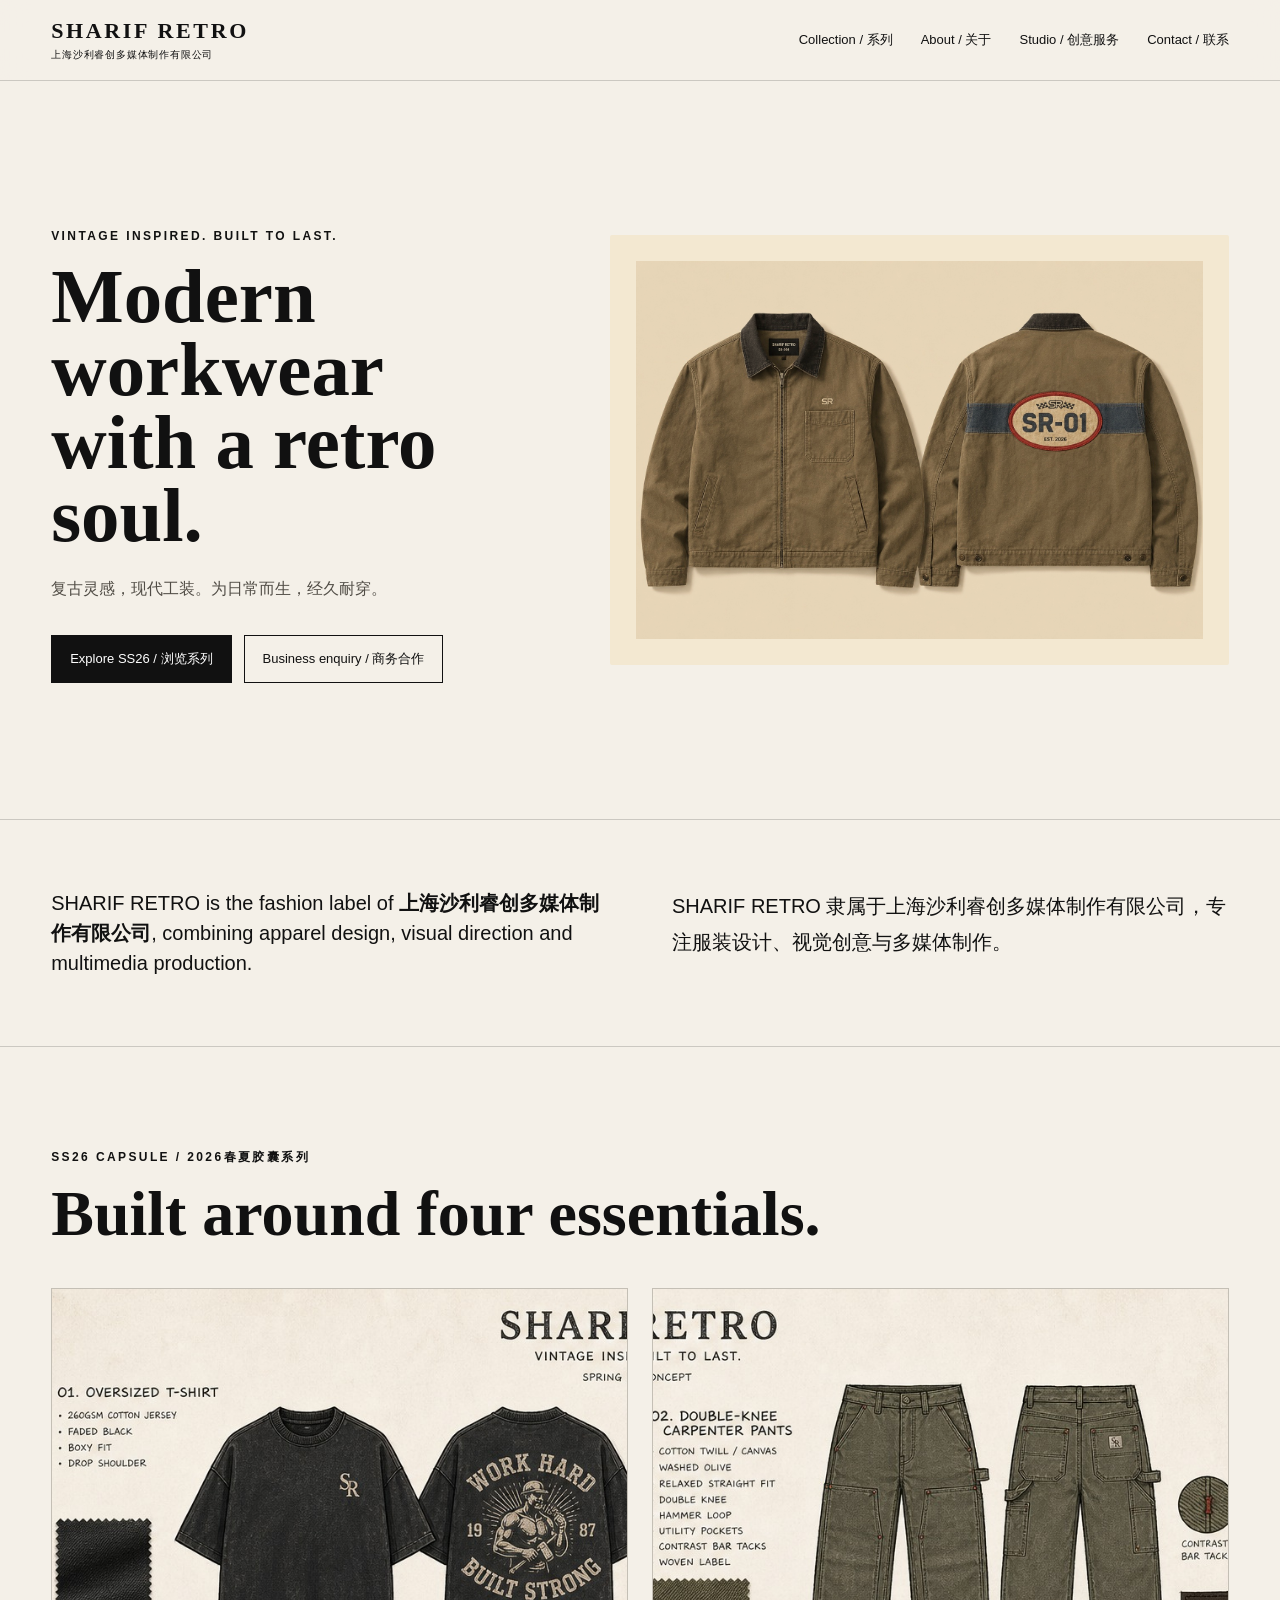
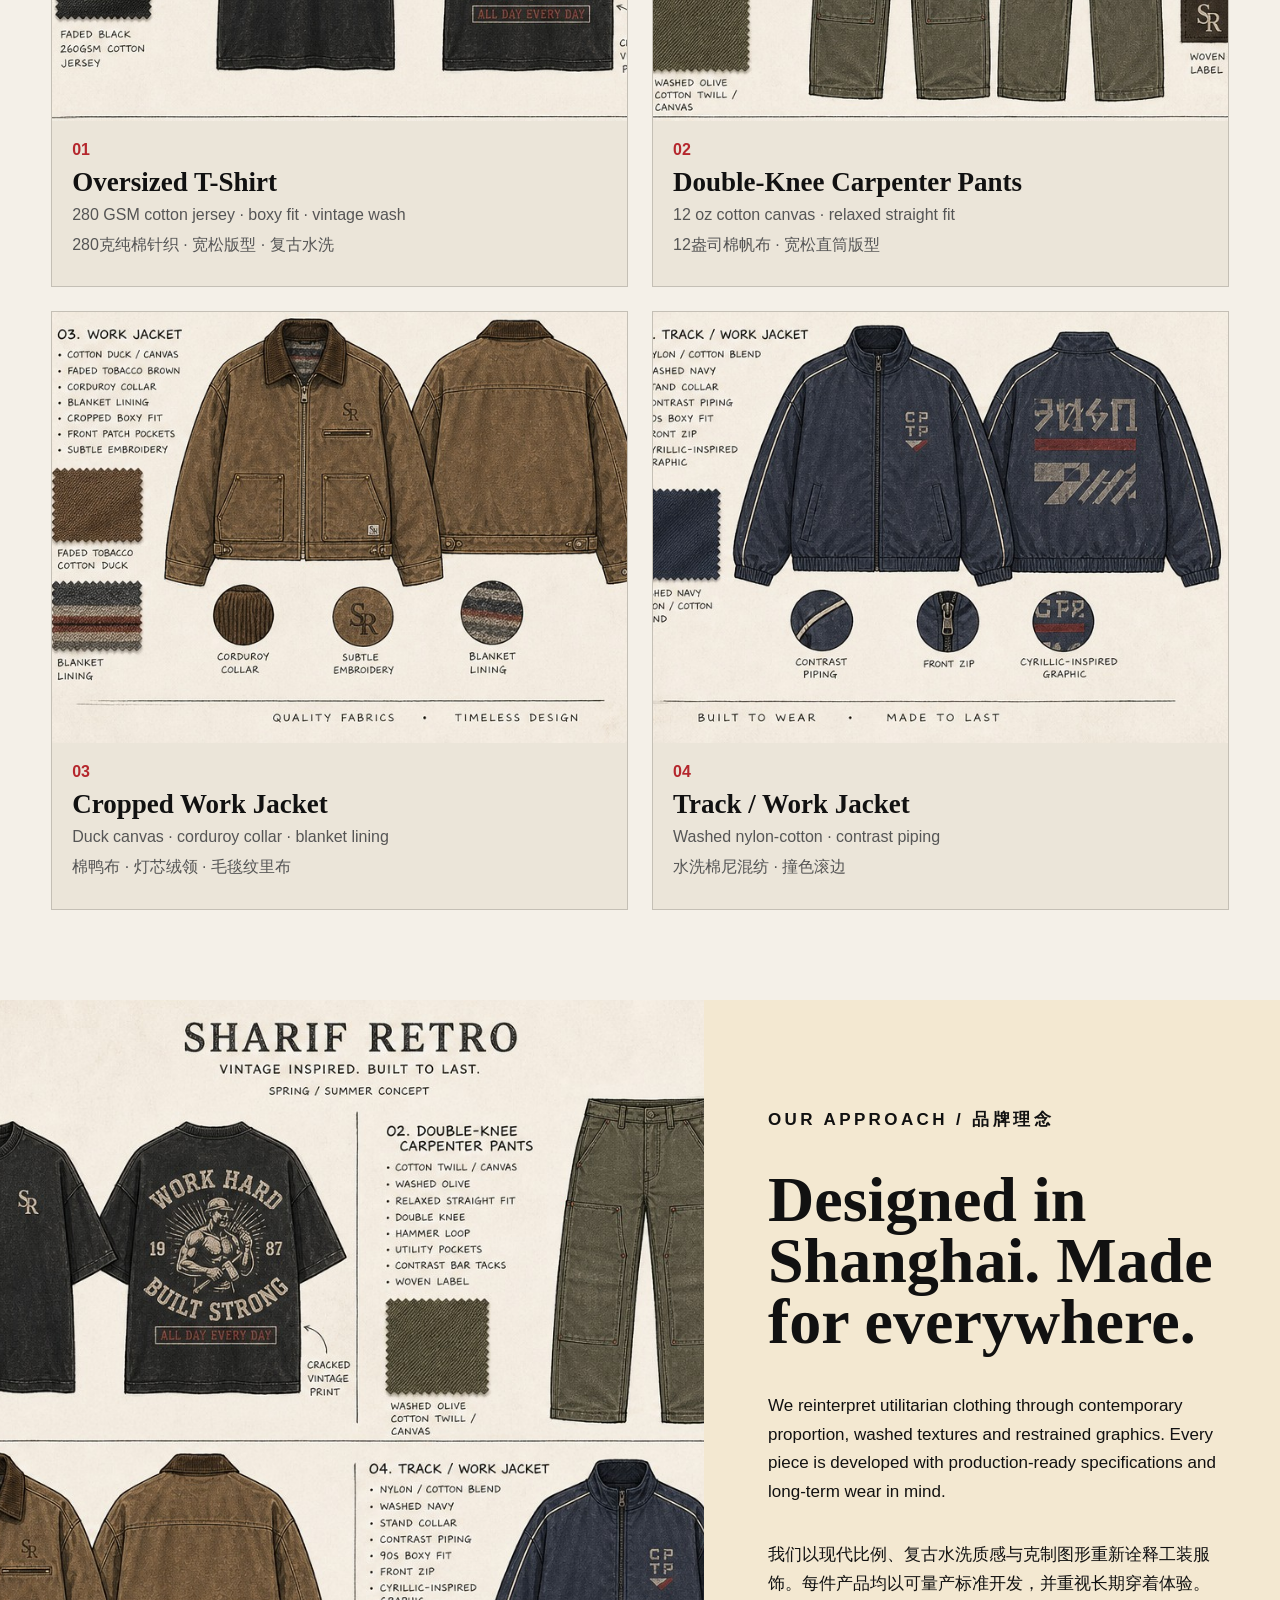
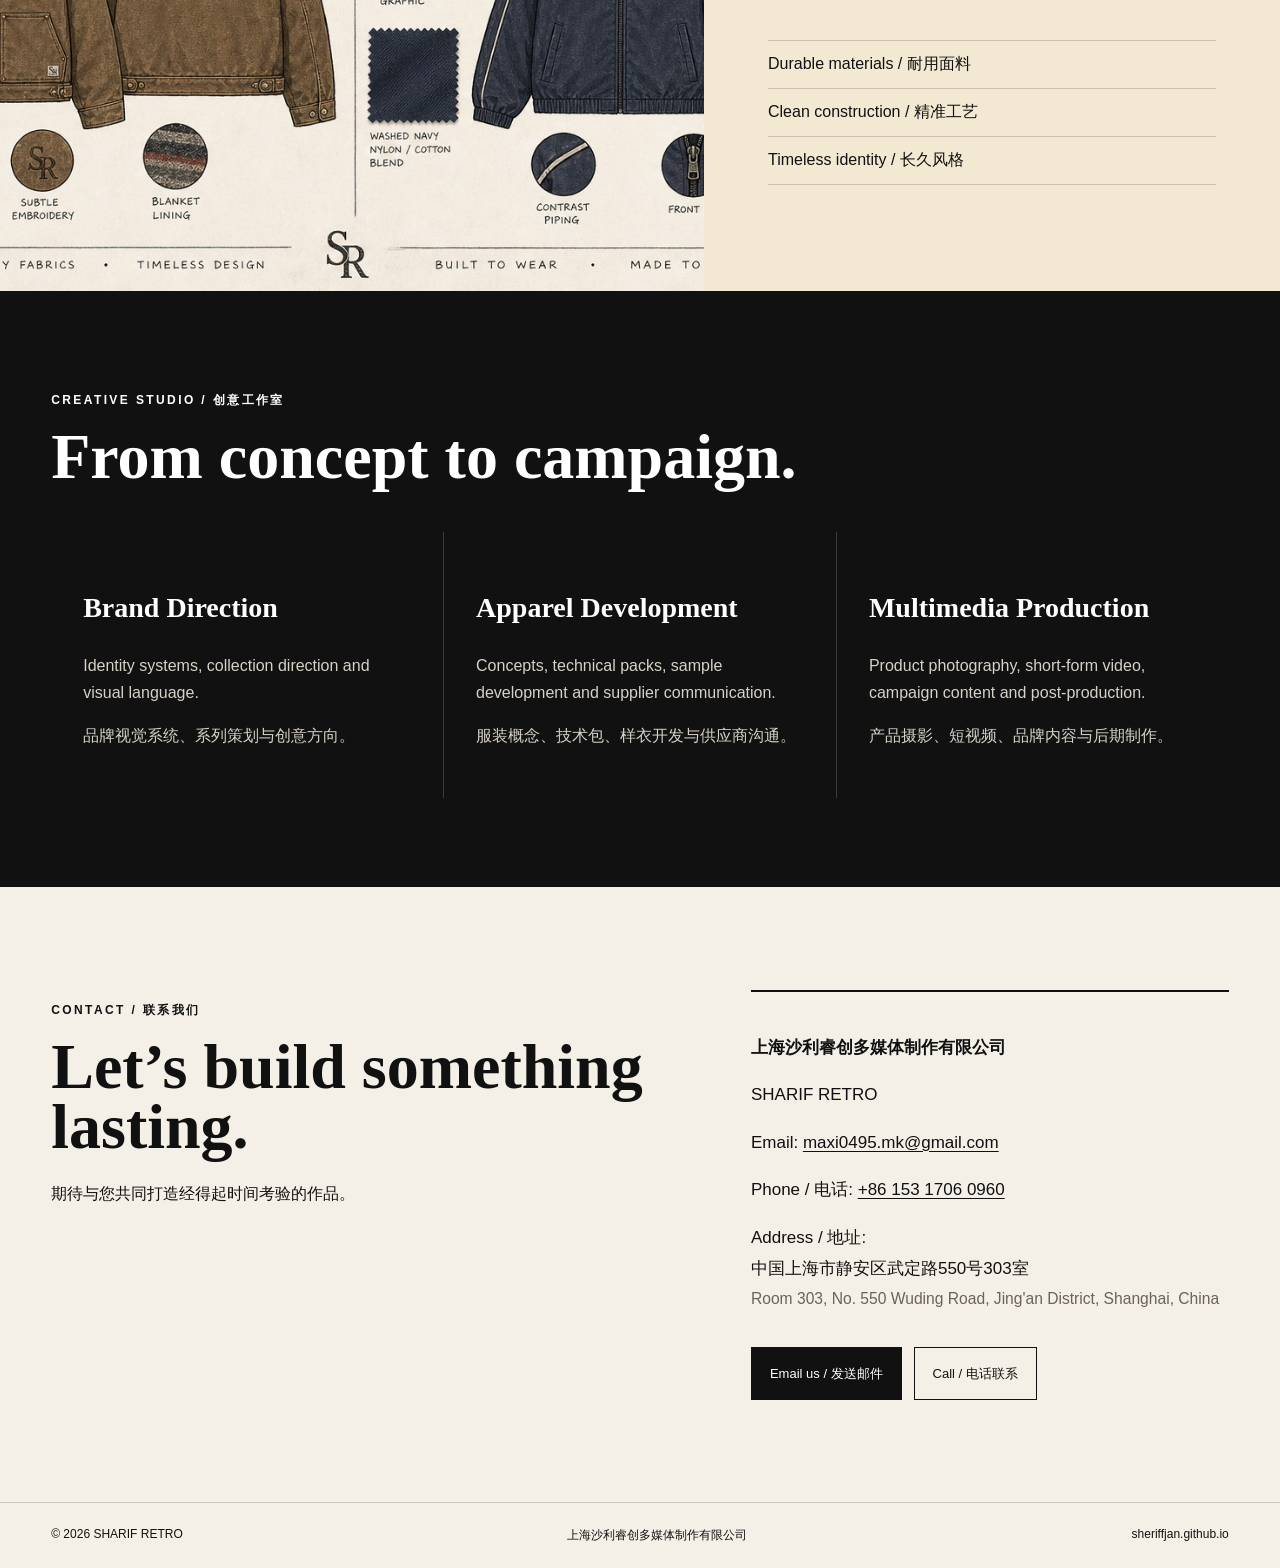
<file: index.html>
<!doctype html>
<html lang="en">
<head>
  <meta charset="utf-8" />
  <meta name="viewport" content="width=device-width, initial-scale=1" />
  <meta name="theme-color" content="#111111" />
  <meta name="description" content="SHARIF RETRO by 上海沙利睿创多媒体制作有限公司 — vintage-inspired apparel, fashion development and multimedia production in Shanghai." />
  <link rel="canonical" href="https://sheriffjan.github.io/" />
  <meta property="og:title" content="SHARIF RETRO | 上海沙利睿创多媒体制作有限公司" />
  <meta property="og:description" content="Vintage-inspired apparel, fashion development and multimedia production in Shanghai." />
  <meta property="og:type" content="website" />
  <meta property="og:url" content="https://sheriffjan.github.io/" />
  <meta property="og:image" content="https://sheriffjan.github.io/assets/hero-jacket.jpg" />
  <title>SHARIF RETRO | 上海沙利睿创多媒体制作有限公司</title>
  <link rel="icon" href="favicon.svg" type="image/svg+xml" />
  <link rel="stylesheet" href="styles.css" />
  <script type="application/ld+json">
  {
    "@context": "https://schema.org",
    "@type": "Organization",
    "name": "上海沙利睿创多媒体制作有限公司",
    "alternateName": "SHARIF RETRO",
    "url": "https://sheriffjan.github.io/",
    "email": "maxi0495.mk@gmail.com",
    "telephone": "+8615317060960",
    "address": {
      "@type": "PostalAddress",
      "streetAddress": "武定路550号303室",
      "addressLocality": "上海市",
      "addressRegion": "静安区",
      "addressCountry": "CN"
    }
  }
  </script>
</head>
<body>
  <header class="site-header">
    <a class="brand" href="#top" aria-label="SHARIF RETRO home">
      <span class="brand-main">SHARIF RETRO</span>
      <span class="brand-sub">上海沙利睿创多媒体制作有限公司</span>
    </a>
    <button class="menu-button" aria-label="Open navigation" aria-expanded="false">MENU</button>
    <nav class="nav" aria-label="Main navigation">
      <a href="#collection">Collection / 系列</a>
      <a href="#about">About / 关于</a>
      <a href="#services">Studio / 创意服务</a>
      <a href="#contact">Contact / 联系</a>
    </nav>
  </header>

  <main id="top">
    <section class="hero">
      <div class="hero-copy">
        <p class="eyebrow">VINTAGE INSPIRED. BUILT TO LAST.</p>
        <h1>Modern workwear<br />with a retro soul.</h1>
        <p class="zh">复古灵感，现代工装。为日常而生，经久耐穿。</p>
        <div class="hero-actions">
          <a class="button solid" href="#collection">Explore SS26 / 浏览系列</a>
          <a class="button" href="mailto:maxi0495.mk@gmail.com?subject=SHARIF%20RETRO%20Business%20Enquiry">Business enquiry / 商务合作</a>
        </div>
      </div>
      <div class="hero-image-wrap">
        <img src="assets/hero-jacket.jpg" alt="SHARIF RETRO work jacket front and back" />
      </div>
    </section>

    <section class="statement">
      <p>SHARIF RETRO is the fashion label of <strong>上海沙利睿创多媒体制作有限公司</strong>, combining apparel design, visual direction and multimedia production.</p>
      <p class="zh">SHARIF RETRO 隶属于上海沙利睿创多媒体制作有限公司，专注服装设计、视觉创意与多媒体制作。</p>
    </section>

    <section id="collection" class="section">
      <div class="section-heading">
        <p class="eyebrow">SS26 CAPSULE / 2026春夏胶囊系列</p>
        <h2>Built around four essentials.</h2>
      </div>
      <div class="product-grid">
        <article class="product-card">
          <img src="assets/tshirt.jpg" alt="Oversized faded black T-shirt" loading="lazy" />
          <div><span>01</span><h3>Oversized T-Shirt</h3><p>280 GSM cotton jersey · boxy fit · vintage wash</p><p class="zh">280克纯棉针织 · 宽松版型 · 复古水洗</p></div>
        </article>
        <article class="product-card">
          <img src="assets/pants.jpg" alt="Double-knee carpenter pants" loading="lazy" />
          <div><span>02</span><h3>Double-Knee Carpenter Pants</h3><p>12 oz cotton canvas · relaxed straight fit</p><p class="zh">12盎司棉帆布 · 宽松直筒版型</p></div>
        </article>
        <article class="product-card">
          <img src="assets/work-jacket.jpg" alt="Cropped work jacket" loading="lazy" />
          <div><span>03</span><h3>Cropped Work Jacket</h3><p>Duck canvas · corduroy collar · blanket lining</p><p class="zh">棉鸭布 · 灯芯绒领 · 毛毯纹里布</p></div>
        </article>
        <article class="product-card">
          <img src="assets/track-jacket.jpg" alt="Track work jacket" loading="lazy" />
          <div><span>04</span><h3>Track / Work Jacket</h3><p>Washed nylon-cotton · contrast piping</p><p class="zh">水洗棉尼混纺 · 撞色滚边</p></div>
        </article>
      </div>
    </section>

    <section id="about" class="split-section">
      <div class="image-panel"><img src="assets/concept-sheet.jpg" alt="SHARIF RETRO collection concept sheet" loading="lazy" /></div>
      <div class="text-panel">
        <p class="eyebrow">OUR APPROACH / 品牌理念</p>
        <h2>Designed in Shanghai. Made for everywhere.</h2>
        <p>We reinterpret utilitarian clothing through contemporary proportion, washed textures and restrained graphics. Every piece is developed with production-ready specifications and long-term wear in mind.</p>
        <p class="zh">我们以现代比例、复古水洗质感与克制图形重新诠释工装服饰。每件产品均以可量产标准开发，并重视长期穿着体验。</p>
        <ul class="principles"><li>Durable materials / 耐用面料</li><li>Clean construction / 精准工艺</li><li>Timeless identity / 长久风格</li></ul>
      </div>
    </section>

    <section id="services" class="section dark">
      <div class="section-heading"><p class="eyebrow">CREATIVE STUDIO / 创意工作室</p><h2>From concept to campaign.</h2></div>
      <div class="services-grid">
        <div><h3>Brand Direction</h3><p>Identity systems, collection direction and visual language.</p><p class="zh">品牌视觉系统、系列策划与创意方向。</p></div>
        <div><h3>Apparel Development</h3><p>Concepts, technical packs, sample development and supplier communication.</p><p class="zh">服装概念、技术包、样衣开发与供应商沟通。</p></div>
        <div><h3>Multimedia Production</h3><p>Product photography, short-form video, campaign content and post-production.</p><p class="zh">产品摄影、短视频、品牌内容与后期制作。</p></div>
      </div>
    </section>

    <section id="contact" class="contact-section">
      <div><p class="eyebrow">CONTACT / 联系我们</p><h2>Let’s build something lasting.</h2><p class="zh">期待与您共同打造经得起时间考验的作品。</p></div>
      <div class="contact-card">
        <p><strong>上海沙利睿创多媒体制作有限公司</strong></p>
        <p>SHARIF RETRO</p>
        <p>Email: <a href="mailto:maxi0495.mk@gmail.com">maxi0495.mk@gmail.com</a></p>
        <p>Phone / 电话: <a href="tel:+8615317060960">+86 153 1706 0960</a></p>
        <p>Address / 地址:<br />中国上海市静安区武定路550号303室<br /><span class="muted">Room 303, No. 550 Wuding Road, Jing'an District, Shanghai, China</span></p>
        <div class="contact-actions">
          <a class="button solid" href="mailto:maxi0495.mk@gmail.com?subject=SHARIF%20RETRO%20Business%20Enquiry">Email us / 发送邮件</a>
          <a class="button" href="tel:+8615317060960">Call / 电话联系</a>
        </div>
      </div>
    </section>
  </main>

  <footer><span>© 2026 SHARIF RETRO</span><span>上海沙利睿创多媒体制作有限公司</span><span>sheriffjan.github.io</span></footer>
  <script src="script.js"></script>
</body>
</html>
</file>
<file: styles.css>
:root{--ink:#111;--cream:#f3e8d1;--paper:#f4f0e8;--red:#b5272d;--blue:#3d6f8e;--khaki:#8b7a55;--line:rgba(17,17,17,.18)}
*{box-sizing:border-box}html{scroll-behavior:smooth}body{margin:0;background:var(--paper);color:var(--ink);font-family:Arial,"Noto Sans SC",sans-serif}.zh{font-family:"Noto Sans SC",Arial,sans-serif;line-height:1.8}.muted{color:#69635b;font-size:.92em}.site-header{position:sticky;top:0;z-index:10;display:flex;align-items:center;justify-content:space-between;padding:18px 4vw;border-bottom:1px solid var(--line);background:rgba(244,240,232,.94);backdrop-filter:blur(14px)}.brand{text-decoration:none;color:inherit;display:flex;flex-direction:column}.brand-main{font-family:Georgia,serif;font-size:22px;font-weight:700;letter-spacing:.12em}.brand-sub{font-size:10px;letter-spacing:.08em;margin-top:4px}.nav{display:flex;gap:28px}.nav a{color:inherit;text-decoration:none;font-size:13px}.nav a:hover{text-decoration:underline;text-underline-offset:5px}.menu-button{display:none;border:0;background:none;font-weight:700}.hero{min-height:82vh;display:grid;grid-template-columns:1fr 1.25fr;align-items:center;padding:5vw 4vw;gap:5vw}.hero h1,.section h2,.split-section h2,.contact-section h2{font-family:Georgia,serif;font-size:clamp(42px,6vw,88px);line-height:.95;margin:18px 0 22px}.eyebrow{font-size:12px;letter-spacing:.2em;font-weight:700}.hero-copy .zh{max-width:540px;color:#514d46}.hero-image-wrap{background:var(--cream);padding:2vw;border-radius:2px}.hero-image-wrap img{width:100%;display:block;mix-blend-mode:multiply}.hero-actions,.contact-actions{display:flex;gap:12px;flex-wrap:wrap;margin-top:32px}.button{padding:14px 18px;border:1px solid var(--ink);color:var(--ink);text-decoration:none;font-size:13px;display:inline-block}.button:hover{transform:translateY(-1px)}.button.solid{background:var(--ink);color:white}.statement{padding:48px 4vw;border-top:1px solid var(--line);border-bottom:1px solid var(--line);display:grid;grid-template-columns:1fr 1fr;gap:5vw;font-size:20px;line-height:1.5}.section{padding:7vw 4vw}.section-heading{max-width:900px;margin-bottom:44px}.section h2,.split-section h2,.contact-section h2{font-size:clamp(38px,5vw,70px)}.product-grid{display:grid;grid-template-columns:repeat(2,1fr);gap:24px}.product-card{background:#ebe5d9;border:1px solid var(--line)}.product-card img{width:100%;aspect-ratio:4/3;object-fit:cover;display:block}.product-card div{padding:20px}.product-card span{font-weight:700;color:var(--red)}.product-card h3{font-family:Georgia,serif;font-size:27px;margin:8px 0}.product-card p{margin:7px 0;color:#555}.split-section{display:grid;grid-template-columns:1.1fr .9fr;min-height:700px}.image-panel{background:#ddd;overflow:hidden}.image-panel img{width:100%;height:100%;object-fit:cover}.text-panel{padding:7vw 5vw;background:var(--cream);display:flex;flex-direction:column;justify-content:center}.text-panel p{font-size:17px;line-height:1.7}.principles{list-style:none;padding:0;border-top:1px solid var(--line);margin-top:24px}.principles li{padding:13px 0;border-bottom:1px solid var(--line)}.dark{background:var(--ink);color:white}.services-grid{display:grid;grid-template-columns:repeat(3,1fr);gap:1px;background:rgba(255,255,255,.18)}.services-grid>div{background:var(--ink);padding:32px}.services-grid h3{font-family:Georgia,serif;font-size:28px}.services-grid p{color:#d7d2c8;line-height:1.7}.contact-section{padding:8vw 4vw;display:grid;grid-template-columns:1fr .8fr;gap:8vw;align-items:start}.contact-card{border-top:2px solid var(--ink);padding-top:24px;font-size:17px;line-height:1.8}.contact-card a:not(.button){color:inherit;text-decoration-thickness:1px;text-underline-offset:3px}footer{display:flex;justify-content:space-between;gap:18px;padding:24px 4vw;border-top:1px solid var(--line);font-size:12px}@media(max-width:800px){.nav{display:none;position:absolute;top:70px;left:0;right:0;background:var(--paper);padding:24px 4vw;flex-direction:column;border-bottom:1px solid var(--line)}.nav.open{display:flex}.menu-button{display:block}.hero,.statement,.split-section,.contact-section{grid-template-columns:1fr}.hero{padding-top:60px}.hero-image-wrap{order:-1}.product-grid,.services-grid{grid-template-columns:1fr}.statement{font-size:17px}.split-section{min-height:0}.image-panel{min-height:420px}footer{gap:16px;flex-direction:column}}
@media(prefers-reduced-motion:reduce){html{scroll-behavior:auto}.button:hover{transform:none}}
</file>
